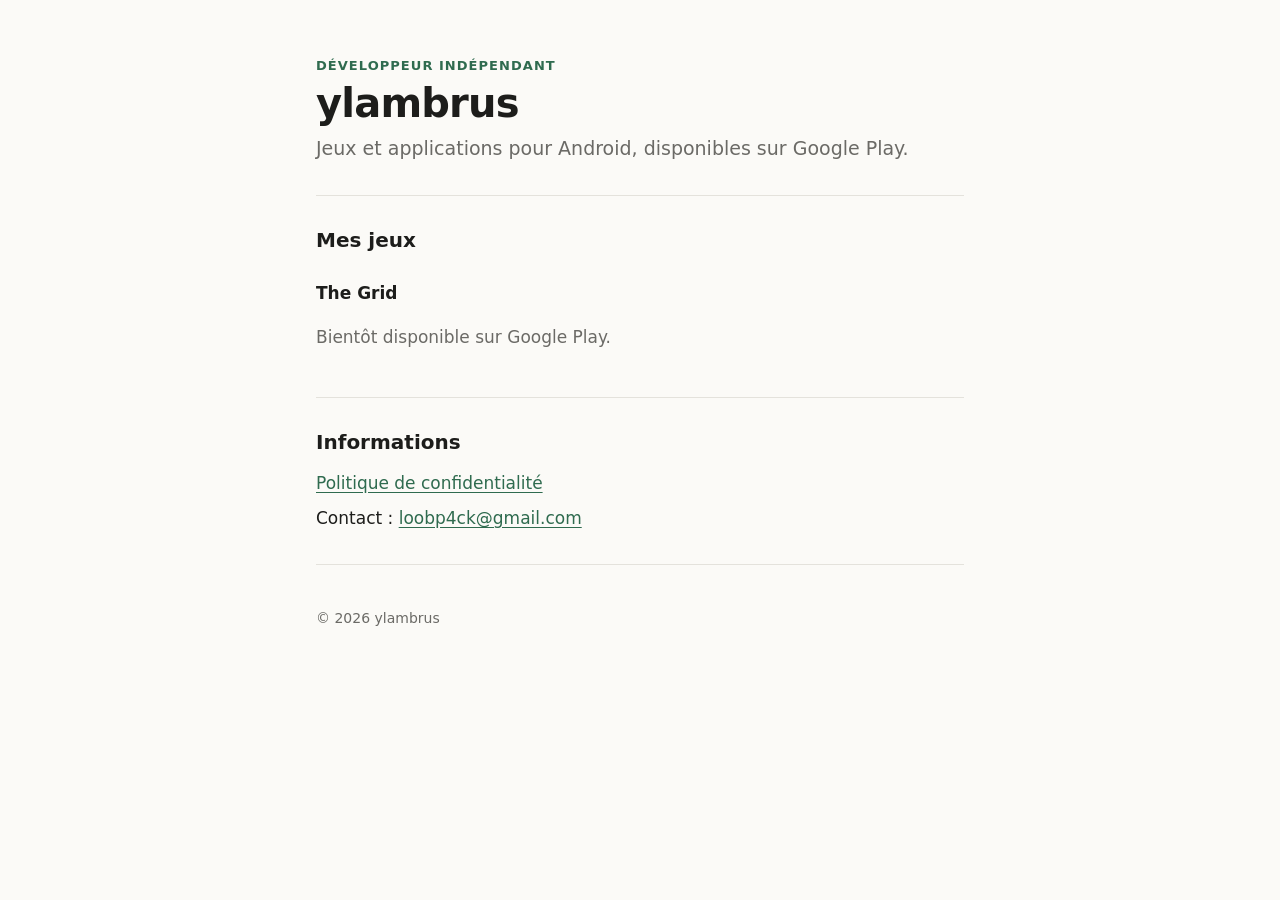
<file: index.html>
<!doctype html>
<html lang="fr">
<head>
  <meta charset="utf-8">
  <meta name="viewport" content="width=device-width, initial-scale=1">
  <title>ylambrus · Jeux mobiles</title>
  <meta name="description" content="Jeux et applications Android développés par ylambrus.">
  <link rel="stylesheet" href="style.css">
</head>
<body>
  <main class="wrap">
    <header>
      <p class="kicker">Développeur indépendant</p>
      <h1>ylambrus</h1>
      <p class="lead">Jeux et applications pour Android, disponibles sur Google Play.</p>
    </header>

    <section>
      <h2>Mes jeux</h2>
      <h3>The Grid</h3>
      <p class="muted">Bientôt disponible sur Google Play.</p>
    </section>

    <section>
      <h2>Informations</h2>
      <ul class="links">
        <li><a href="politique-de-confidentialite.html">Politique de confidentialité</a></li>
        <li>Contact : <a href="mailto:loobp4ck@gmail.com">loobp4ck@gmail.com</a></li>
      </ul>
    </section>

    <footer>
      <p>© 2026 ylambrus</p>
    </footer>
  </main>
</body>
</html>
</file>
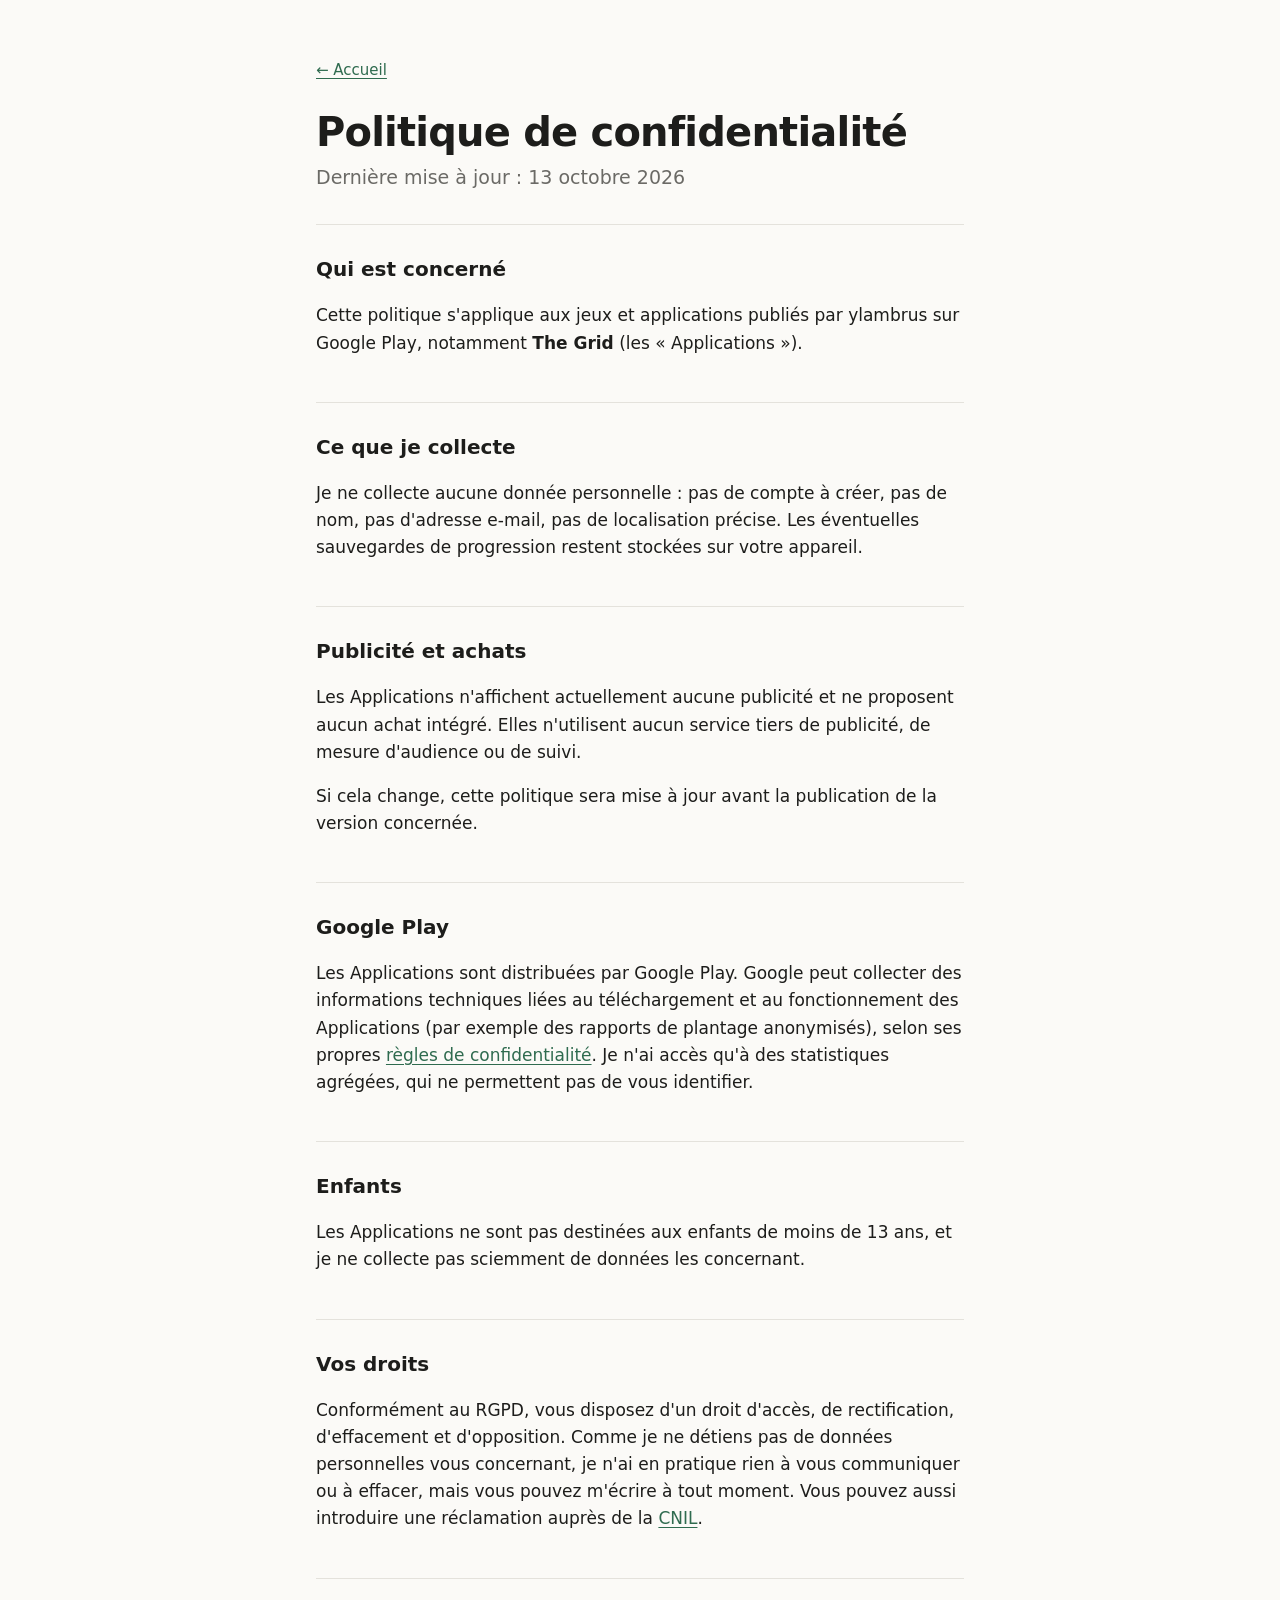
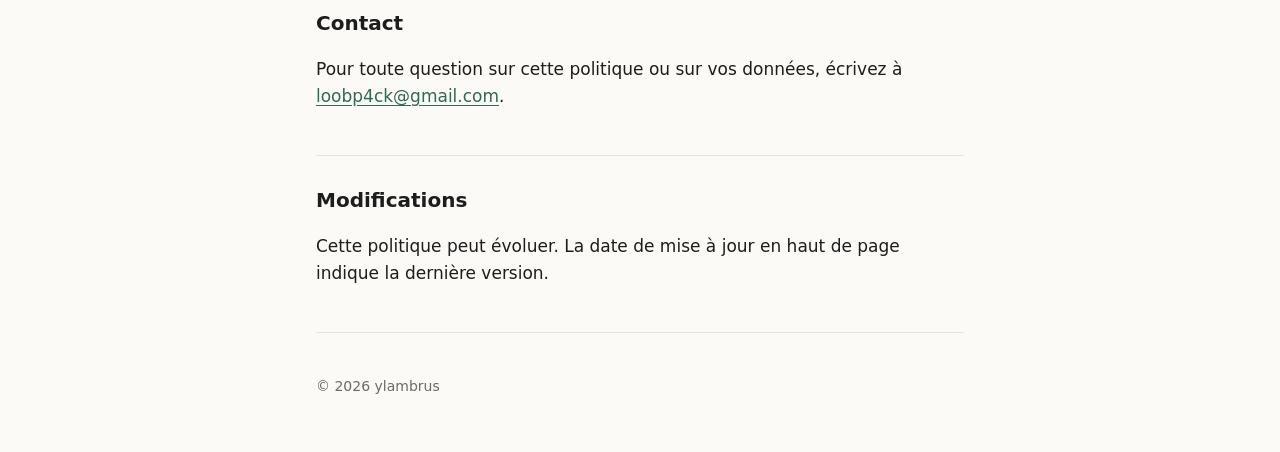
<file: politique-de-confidentialite.html>
<!doctype html>
<html lang="fr">
<head>
  <meta charset="utf-8">
  <meta name="viewport" content="width=device-width, initial-scale=1">
  <title>Politique de confidentialité · ylambrus</title>
  <meta name="description" content="Politique de confidentialité des jeux et applications publiés par ylambrus.">
  <link rel="stylesheet" href="style.css">
</head>
<body>
  <main class="wrap">
    <a class="back" href="./">← Accueil</a>
    <header>
      <h1>Politique de confidentialité</h1>
      <p class="lead">Dernière mise à jour : 13 octobre 2026</p>
    </header>

    <section>
      <h2>Qui est concerné</h2>
      <p>Cette politique s'applique aux jeux et applications publiés par ylambrus sur Google Play, notamment <strong>The Grid</strong> (les « Applications »).</p>
    </section>

    <section>
      <h2>Ce que je collecte</h2>
      <p>Je ne collecte aucune donnée personnelle : pas de compte à créer, pas de nom, pas d'adresse e-mail, pas de localisation précise. Les éventuelles sauvegardes de progression restent stockées sur votre appareil.</p>
    </section>

    <section>
      <h2>Publicité et achats</h2>
      <p>Les Applications n'affichent actuellement aucune publicité et ne proposent aucun achat intégré. Elles n'utilisent aucun service tiers de publicité, de mesure d'audience ou de suivi.</p>
      <p>Si cela change, cette politique sera mise à jour avant la publication de la version concernée.</p>
    </section>

    <section>
      <h2>Google Play</h2>
      <p>Les Applications sont distribuées par Google Play. Google peut collecter des informations techniques liées au téléchargement et au fonctionnement des Applications (par exemple des rapports de plantage anonymisés), selon ses propres <a href="https://policies.google.com/privacy">règles de confidentialité</a>. Je n'ai accès qu'à des statistiques agrégées, qui ne permettent pas de vous identifier.</p>
    </section>

    <section>
      <h2>Enfants</h2>
      <p>Les Applications ne sont pas destinées aux enfants de moins de 13 ans, et je ne collecte pas sciemment de données les concernant.</p>
    </section>

    <section>
      <h2>Vos droits</h2>
      <p>Conformément au RGPD, vous disposez d'un droit d'accès, de rectification, d'effacement et d'opposition. Comme je ne détiens pas de données personnelles vous concernant, je n'ai en pratique rien à vous communiquer ou à effacer, mais vous pouvez m'écrire à tout moment. Vous pouvez aussi introduire une réclamation auprès de la <a href="https://www.cnil.fr">CNIL</a>.</p>
    </section>

    <section>
      <h2>Contact</h2>
      <p>Pour toute question sur cette politique ou sur vos données, écrivez à <a href="mailto:loobp4ck@gmail.com">loobp4ck@gmail.com</a>.</p>
    </section>

    <section>
      <h2>Modifications</h2>
      <p>Cette politique peut évoluer. La date de mise à jour en haut de page indique la dernière version.</p>
    </section>

    <footer>
      <p>© 2026 ylambrus</p>
    </footer>
  </main>
</body>
</html>
</file>
<file: style.css>
:root {
  --bg: #fbfaf7;
  --fg: #1d1d1b;
  --muted: #6b6a66;
  --accent: #2f6b4f;
  --line: #e4e2dc;
}
@media (prefers-color-scheme: dark) {
  :root {
    --bg: #151614;
    --fg: #ecebe6;
    --muted: #a3a29c;
    --accent: #7cc4a0;
    --line: #2c2e2a;
  }
}
* { box-sizing: border-box; }
body {
  margin: 0;
  background: var(--bg);
  color: var(--fg);
  font: 17px/1.6 system-ui, -apple-system, "Segoe UI", Roboto, sans-serif;
}
.wrap { max-width: 680px; margin: 0 auto; padding: 56px 16px 40px; }
.kicker {
  margin: 0;
  color: var(--accent);
  font-size: 13px;
  font-weight: 600;
  letter-spacing: .08em;
  text-transform: uppercase;
}
h1 { margin: 4px 0 8px; font-size: 40px; line-height: 1.1; letter-spacing: -.02em; }
h2 { margin: 0 0 8px; font-size: 20px; }
h3 { margin: 24px 0 6px; font-size: 17px; }
.lead { margin: 0; color: var(--muted); font-size: 19px; }
.muted { color: var(--muted); }
section { padding: 28px 0; border-top: 1px solid var(--line); }
header { padding-bottom: 32px; }
a { color: var(--accent); text-underline-offset: 3px; }
.links { margin: 0; padding: 0; list-style: none; }
.links li { padding: 4px 0; }
footer { padding-top: 28px; border-top: 1px solid var(--line); color: var(--muted); font-size: 14px; }
.back { display: inline-block; margin-bottom: 24px; font-size: 15px; }
</file>
